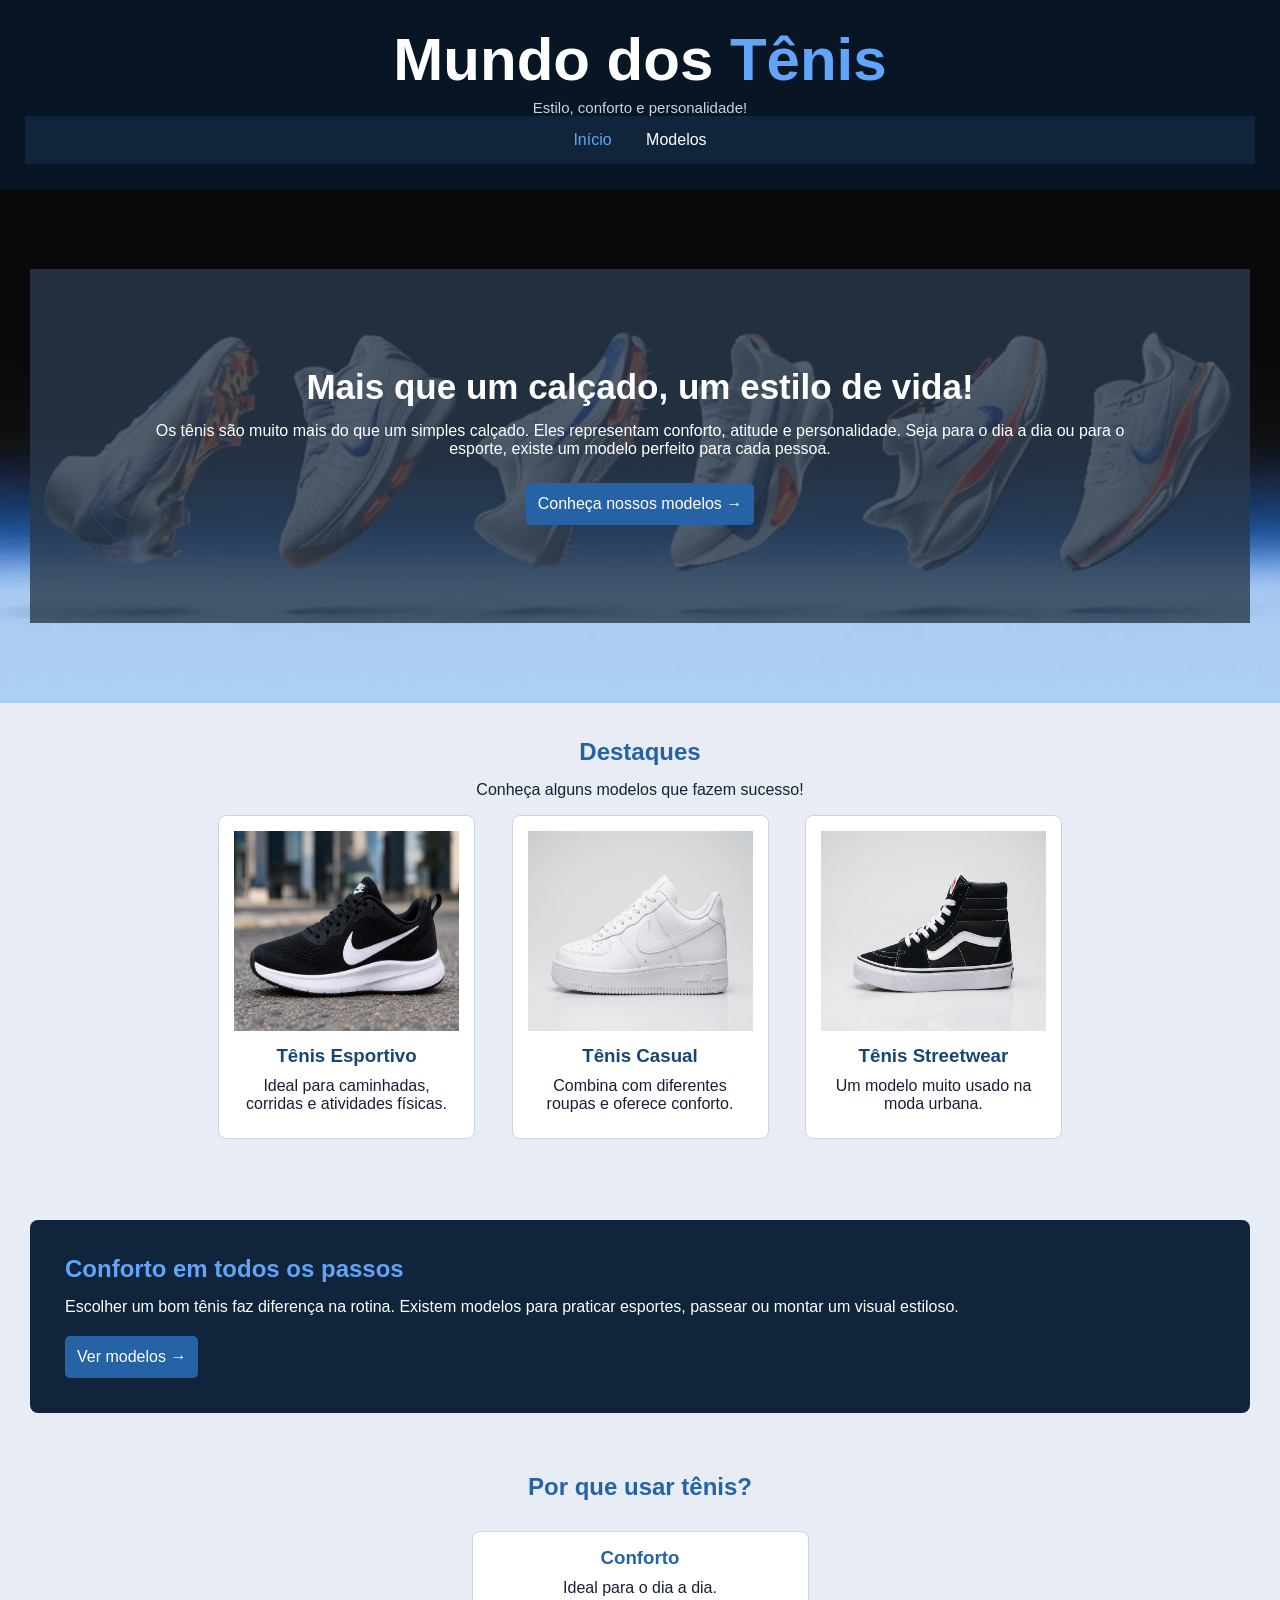
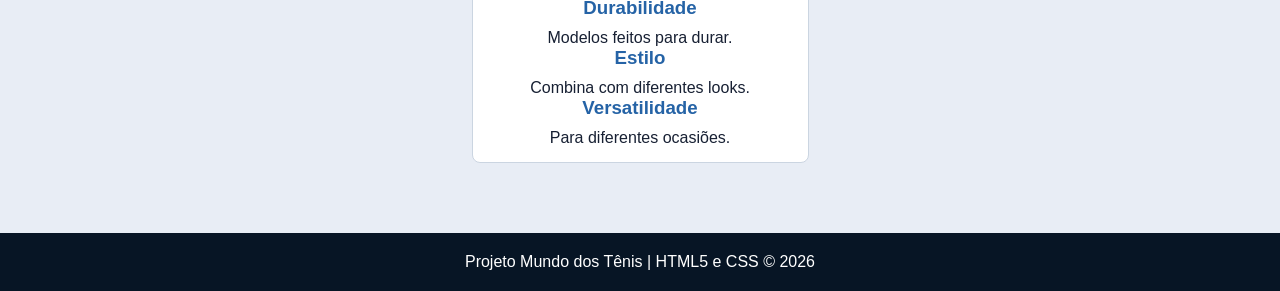
<file: index.html>
<!DOCTYPE html>
<html lang="pt-br">
<head>
    <meta charset="UTF-8">
    <meta name="viewport" content="width=device-width, initial-scale=1.0">
    <title>Mundo dos Tênis</title>
    <link rel="stylesheet" href="/css/style.css">
</head>
<body>

    <header>
        <div class="logo">
            <h1> Mundo dos <span>Tênis</span></h1>
            <p>Estilo, conforto e personalidade!</p>
        </div>

        <nav>
            <a href="index.html" class="ativo">Início</a>
            <a href="modelo.html">Modelos</a>
        </nav>
    </header>

    <main>
        <section class="banner">
            <div class="texto-banner">
                <h2>Mais que um calçado, um estilo de vida!</h2>

                <p>
                    Os tênis são muito mais do que um simples calçado.
                    Eles representam conforto, atitude e personalidade.
                    Seja para o dia a dia ou para o esporte, existe
                    um modelo perfeito para cada pessoa.
                </p>

                <a href="modelo.html" class="botao">Conheça nossos modelos →</a>
            </div>
        </section>

        <section class="destaques">
            <h2>Destaques</h2>
            <p>Conheça alguns modelos que fazem sucesso!</p>

            <div class="cards">

                <article class="card">
                    <img src="/img/tenis1.png" alt="Tênis esportivo preto">
                    <h3>Tênis Esportivo</h3>
                    <p>Ideal para caminhadas, corridas e atividades físicas.</p>                  
                </article>

                <article class="card">
                    <img src="/img/tenis2.jpg" alt="Tênis casual branco">
                    <h3>Tênis Casual</h3>
                    <p>Combina com diferentes roupas e oferece conforto.</p>
                    
                </article>

                <article class="card">
                    <img src="/img/tenis3.jpg" alt="Tênis preto de cano alto">
                    <h3>Tênis Streetwear</h3>
                    <p>Um modelo muito usado na moda urbana.</p>
                </article>

            </div>
        </section>

        <section class="conforto">
            <div>
                <h2>Conforto em todos os passos</h2>
                <p>
                    Escolher um bom tênis faz diferença na rotina.
                    Existem modelos para praticar esportes, passear
                    ou montar um visual estiloso.
                </p>
                <a href="modelo.html" class="botao">Ver modelos →</a>
            </div>
        </section>

        <section class="vantagens">
            <h2>Por que usar tênis?</h2>

            <div class="cards-vantagens">
                <article>
                    <h3> Conforto</h3>
                    <p>Ideal para o dia a dia.</p>
                </article>

                <article>
                    <h3> Durabilidade</h3>
                    <p>Modelos feitos para durar.</p>
                </article>

                <article>
                    <h3> Estilo</h3>
                    <p>Combina com diferentes looks.</p>
                </article>

                <article>
                    <h3> Versatilidade</h3>
                    <p>Para diferentes ocasiões.</p>
                </article>
            </div>
        </section>
    </main>

    <footer>
        <p>Projeto Mundo dos Tênis | HTML5 e CSS © 2026</p>
    </footer>

</body>
</html>
</file>
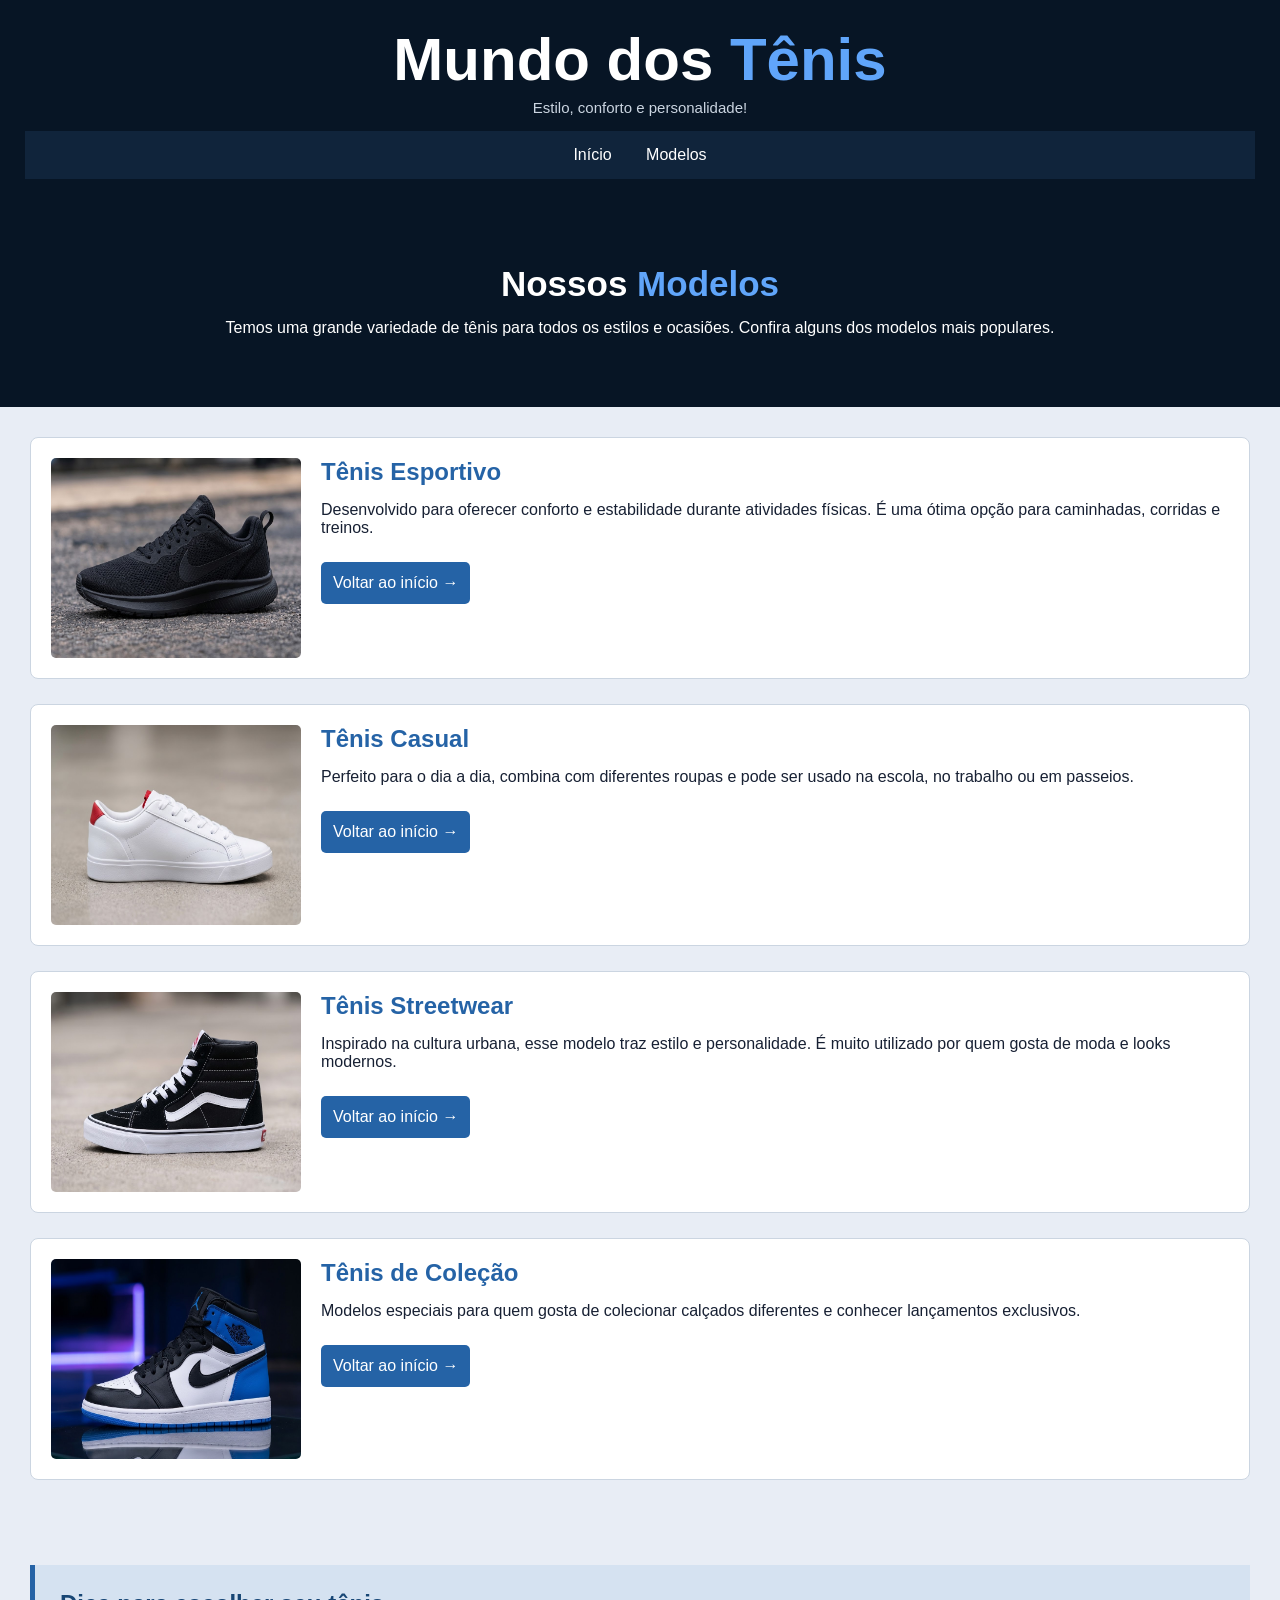
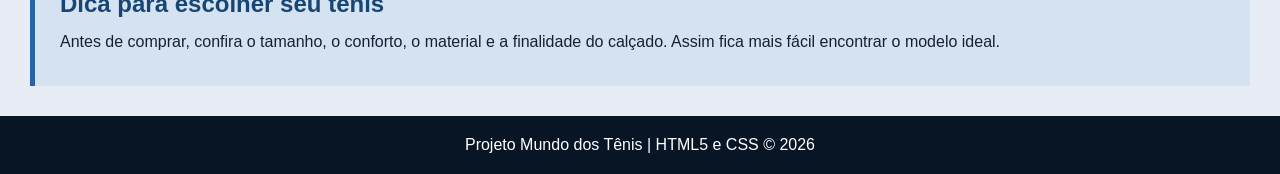
<file: modelo.html>
<!DOCTYPE html>
<html lang="pt-br">
<head>
    <meta charset="UTF-8">
    <meta name="viewport" content="width=device-width, initial-scale=1.0">
    <title>Modelos de Tênis</title>
    <link rel="stylesheet" href="/css/modelo.css">
</head>
<body>

    <header>
        <div class="logo">
            <h1>Mundo dos <span>Tênis</span></h1>
            <p>Estilo, conforto e personalidade!</p>
        </div>

        <nav>
            <a href="index.html">Início</a>
            <a href="modelo.html"ativo">Modelos</a>
        </nav>
    </header>

    <main>
        <section class="banner-modelos">
            <h2>Nossos <span>Modelos</span></h2>

            <p>
                Temos uma grande variedade de tênis para todos os estilos
                e ocasiões. Confira alguns dos modelos mais populares.
            </p>
        </section>

        <section class="lista-modelos">

            <article class="modelo">
                <img src="img/tenis4.jpg" alt="Tênis esportivo preto">

                <div class="descricao">
                    <h2>Tênis Esportivo</h2>

                    <p>
                        Desenvolvido para oferecer conforto e estabilidade
                        durante atividades físicas. É uma ótima opção para
                        caminhadas, corridas e treinos.
                    </p>

                    <a href="index.html" class="botao">Voltar ao início →</a>
                </div>
            </article>

            <article class="modelo">
                <img src="img/tenis5.jpg" alt="Tênis casual branco">

                <div class="descricao">
                    <h2>Tênis Casual</h2>

                    <p>
                        Perfeito para o dia a dia, combina com diferentes
                        roupas e pode ser usado na escola, no trabalho
                        ou em passeios.
                    </p>

                    <a href="index.html" class="botao">Voltar ao início →</a>
                </div>
            </article>

            <article class="modelo">
                <img src="img/tenis6.jpg" alt="Tênis streetwear preto">

                <div class="descricao">
                    <h2>Tênis Streetwear</h2>

                    <p>
                        Inspirado na cultura urbana, esse modelo traz
                        estilo e personalidade. É muito utilizado por
                        quem gosta de moda e looks modernos.
                    </p>

                    <a href="index.html" class="botao">Voltar ao início →</a>
                </div>
            </article>

            <article class="modelo">
                <img src="img/tenis7.jpg" alt="Tênis esportivo de coleção">

                <div class="descricao">
                    <h2>Tênis de Coleção</h2>

                    <p>
                        Modelos especiais para quem gosta de colecionar
                        calçados diferentes e conhecer lançamentos
                        exclusivos.
                    </p>

                    <a href="index.html" class="botao">Voltar ao início →</a>
                </div>
            </article>

        </section>

        <aside class="dica">
            <h2> Dica para escolher seu tênis</h2>

            <p>
                Antes de comprar, confira o tamanho, o conforto,
                o material e a finalidade do calçado. Assim fica
                mais fácil encontrar o modelo ideal.
            </p>
        </aside>
    </main>

    <footer>
        <p>Projeto Mundo dos Tênis | HTML5 e CSS © 2026</p>
    </footer>

</body>
</html>
</file>
<file: css/style.css>
* {
    margin: 0;
    padding: 0;
}

body {
    background-color: #e8edf5;
    font-family: Arial, Helvetica, sans-serif;
    color: #172033;
}

header {
    background-color: #071525;
    color: white;
    text-align: center;
    padding: 25px;
}

.logo {
    font-size: 30px;
}

.logo span {
    color: #60a5fa;
}

.logo p {
    font-size: 15px;
    color: #cbd5e1;
    margin-top: 5px;
}

nav {
    background-color: #10243b;
    text-align: center;
    padding: 15px;
}

nav a {
    color: white;
    text-decoration: none;
    margin: 15px;
}

nav a:hover {
    color: #60a5fa;
}

nav a.ativo {
    color: #60a5fa;
}

.banner {
    background-color: #071525;
    background-image: url(/img/banner.jpg);
    background-size: cover;
    background-position: center;
    color: white;
    text-align: center;
    padding: 80px 30px;
}

.texto-banner {
    background-color: rgba(41, 57, 75, 0.8);
    padding: 98px
}

.texto-banner h2 {
    font-size: 35px;
    margin-bottom: 15px;
}

.texto-banner p {
    margin-bottom: 15px;
}

.botao {
    display: inline-block;
    background-color: #2563a6;
    color: white;
    text-decoration: none;
    padding: 12px;
    margin-top: 10px;
    border-radius: 5px;
}

.botao:hover {
    background-color: #174675;
}

.destaques {
    text-align: center;
    padding: 35px 15px;
}

.destaques h2 {
    margin-bottom: 15px;
    color: #2563a6;
}

.cards {
    text-align: center;
}

.card {
    display: inline-block;
    background-color: white;
    width: 18%;
    padding: 15px;
    margin: 16px;
    vertical-align: top;
    border: 1px solid #cbd5e1;
    border-radius: 8px;
}

.card img {
    width: 100%;
    height: 200px;
}

.card h3 {
    margin: 10px;
    color: #174675;
}

.card p {
    margin: 10px;
}

.card a {
    display: inline-block;
    color: #2563a6;
    text-decoration: none;
    margin: 10px;
}

.conforto {
    background-color: #10243b;
    color: white;
    padding: 35px;
    margin: 30px;
    border-radius: 8px;
}

.conforto h2 {
    margin-bottom: 15px;
    color: #60a5fa;
}

.conforto p {
    margin-bottom: 10px;
}

.vantagens {
    text-align: center;
    padding: 30px;
}

.vantagens h2 {
    color: #2563a6;
    margin-bottom: 20px;
}

.cards-vantagens {
    display: inline-block;
    background-color: white;
    width: 25%;
    padding: 15px;
    margin: 10px;
    vertical-align: top;
    border: 1px solid #cbd5e1;
    border-radius: 8px;
}

.cards-vantagens h3 {
    color: #2563a6;
    margin-bottom: 10px;
}

footer {
    background-color: #071525;
    color: white;
    text-align: center;
    padding: 20px;
    margin-top: 30px;
}
</file>
<file: css/modelo.css>
* {
    margin: 0;
    padding: 0;
}

body {
    background-color: #e8edf5;
    font-family: Arial, Helvetica, sans-serif;
    color: #172033;
}

header {
    background-color: #071525;
    color: white;
    text-align: center;
    padding: 25px;
}

.logo {
    font-size: 30px;
}

.logo span {
    color: #60a5fa;
}

.logo p {
    font-size: 15px;
    color: #cbd5e1;
    margin-top: 5px;
    margin-bottom: 15px;
}

nav {
    background-color: #10243b;
    text-align: center;
    padding: 15px;
}

nav a {
    color: white;
    text-decoration: none;
    margin: 15px;
}

nav a:hover {
    color: #60a5fa;
}

nav a.ativo {
    color: #60a5fa;
}

.banner-modelos {
    background-color: #071525;
    color: white;
    text-align: center;
    padding: 60px 30px;
}

.banner-modelos h2 {
    font-size: 35px;
    margin-bottom: 15px;
}

.banner-modelos p {
    margin-bottom: 10px;
}

.banner-modelos span {
    color: #60a5fa;
}

.lista-modelos {
    padding: 30px;
}

.modelo {
    background-color: white;
    padding: 20px;
    margin-bottom: 25px;
    border: 1px solid #cbd5e1;
    border-radius: 8px;
    overflow: auto;
}

.modelo img {
    width: 250px;
    height: 200px;
    float: left;
    margin-right: 20px;
    border-radius: 5px;
}

.descricao h2 {
    color: #2563a6;
    margin-bottom: 15px;
}

.descricao p {
    margin-bottom: 10px;
}

.botao {
    display: inline-block;
    background-color: #2563a6;
    color: white;
    text-decoration: none;
    padding: 12px;
    margin-top: 15px;
    border-radius: 5px;
}

.botao:hover {
    background-color: #174675;
}

.dica {
    background-color: #d5e2f1;
    padding: 25px;
    margin: 30px;
    border-left: 5px solid #2563a6;
}

.dica h2 {
    color: #174675;
    margin-bottom: 15px;
}

.dica p {
    margin-bottom: 10px;
}

footer {
    background-color: #071525;
    color: white;
    text-align: center;
    padding: 20px;
    margin-top: 30px;
}
</file>
